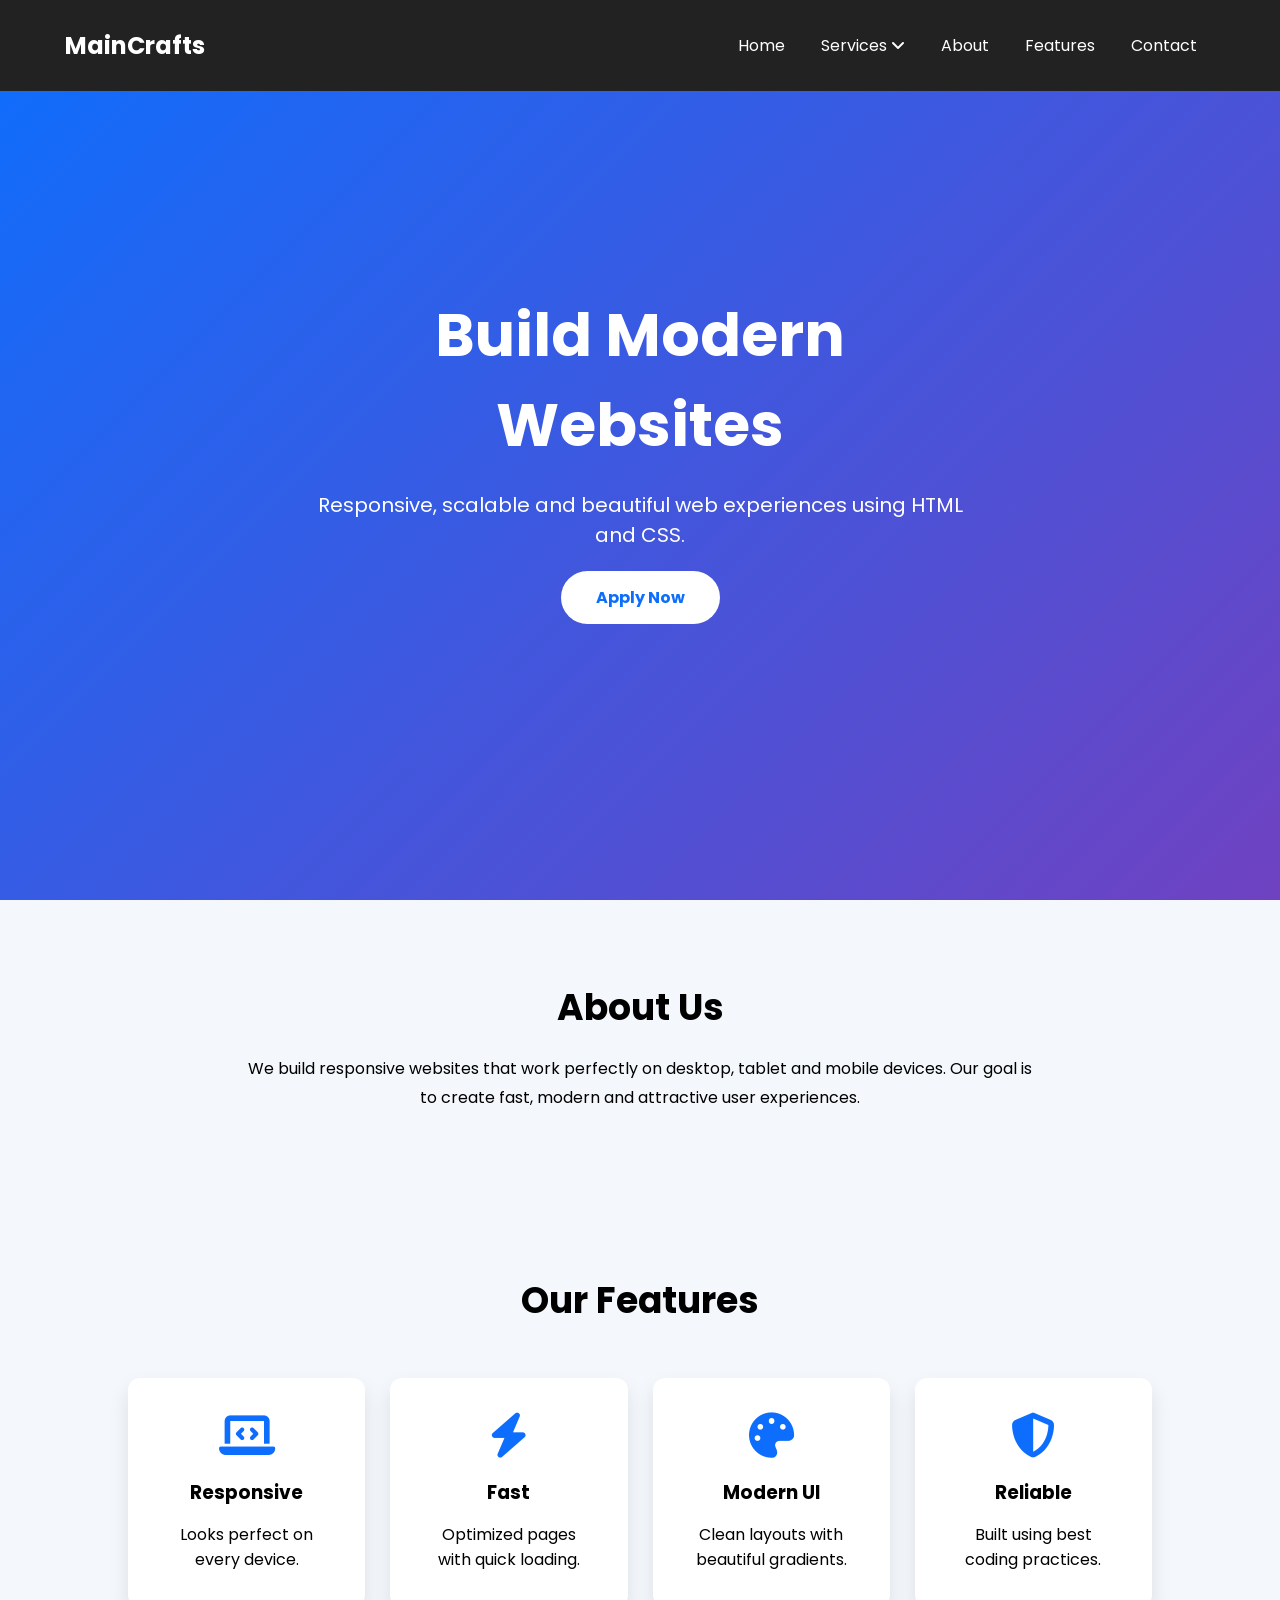
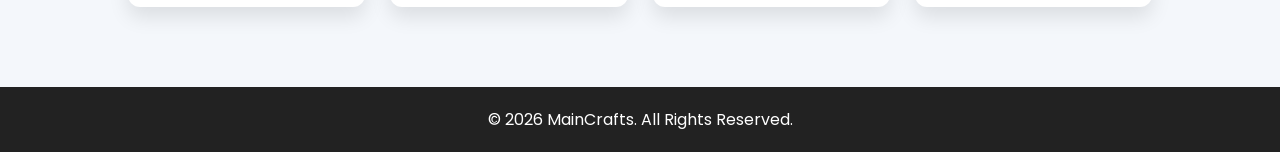
<file: task1/index.html>
<!DOCTYPE html>
<html lang="en">
<head>
    <meta charset="UTF-8">
    <meta name="viewport" content="width=device-width, initial-scale=1.0">
    <title>MainCrafts Landing Page</title>

    <link rel="preconnect" href="https://fonts.googleapis.com">
    <link href="https://fonts.googleapis.com/css2?family=Poppins:wght@300;400;500;600;700&display=swap" rel="stylesheet">

    <link rel="stylesheet" href="https://cdnjs.cloudflare.com/ajax/libs/font-awesome/6.7.2/css/all.min.css">

    <link rel="stylesheet" href="style.css">
</head>
<body>

<header>
    <nav class="navbar">
        <h2 class="logo">MainCrafts</h2>

        <ul class="nav-links">
            <li><a href="#home">Home</a></li>

            <li class="dropdown">
                <a href="#">Services <i class="fa-solid fa-angle-down"></i></a>

                <ul class="dropdown-menu">
                    <li><a href="#">Web Development</a></li>
                    <li><a href="#">UI/UX Design</a></li>
                    <li><a href="#">SEO</a></li>
                </ul>
            </li>

            <li><a href="#about">About</a></li>
            <li><a href="#features">Features</a></li>
            <li><a href="#">Contact</a></li>
        </ul>
    </nav>
</header>

<section class="hero" id="home">
    <div class="hero-content">
        <h1>Build Modern Websites</h1>
        <p>
            Responsive, scalable and beautiful web experiences
            using HTML and CSS.
        </p>

        <a href="#" class="btn">Apply Now</a>
    </div>
</section>

<section id="about" class="about">
    <h2>About Us</h2>

    <p>
        We build responsive websites that work perfectly on desktop,
        tablet and mobile devices. Our goal is to create fast,
        modern and attractive user experiences.
    </p>
</section>

<section id="features" class="features">

    <h2>Our Features</h2>

    <div class="cards">

        <div class="card">
            <i class="fa-solid fa-laptop-code"></i>
            <h3>Responsive</h3>
            <p>Looks perfect on every device.</p>
        </div>

        <div class="card">
            <i class="fa-solid fa-bolt"></i>
            <h3>Fast</h3>
            <p>Optimized pages with quick loading.</p>
        </div>

        <div class="card">
            <i class="fa-solid fa-palette"></i>
            <h3>Modern UI</h3>
            <p>Clean layouts with beautiful gradients.</p>
        </div>

        <div class="card">
            <i class="fa-solid fa-shield-halved"></i>
            <h3>Reliable</h3>
            <p>Built using best coding practices.</p>
        </div>

    </div>

</section>

<footer>
    <p>© 2026 MainCrafts. All Rights Reserved.</p>
</footer>

</body>
</html>
</file>
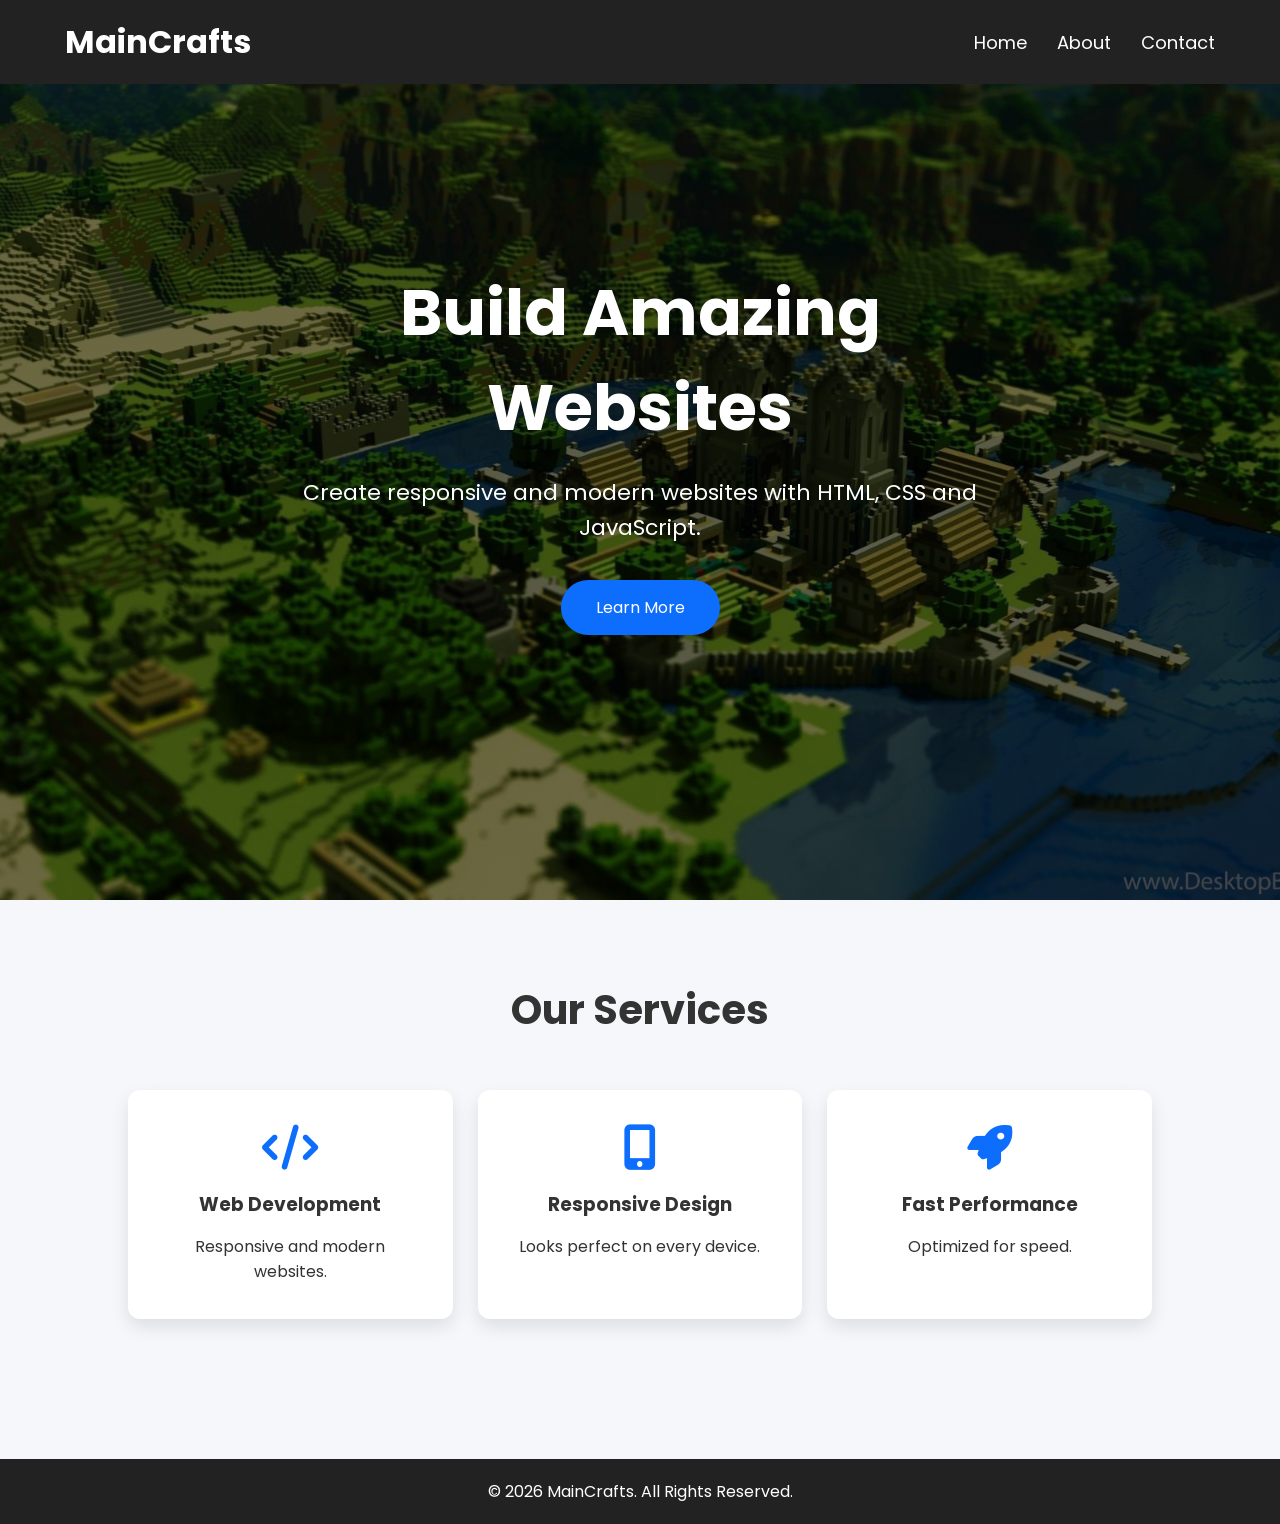
<file: task2/index.html>
<!DOCTYPE html>
<html lang="en">
<head>
    <meta charset="UTF-8">
    <meta name="viewport" content="width=device-width, initial-scale=1.0">
    <title>MainCrafts | Home</title>

    <link rel="stylesheet" href="style.css">

    <link rel="preconnect" href="https://fonts.googleapis.com">

    <link href="https://fonts.googleapis.com/css2?family=Poppins:wght@300;400;500;600;700&display=swap" rel="stylesheet">

    <link rel="stylesheet"
    href="https://cdnjs.cloudflare.com/ajax/libs/font-awesome/6.7.2/css/all.min.css">

</head>

<body>

<header>

<nav class="navbar">

<h2 class="logo">MainCrafts</h2>

<ul class="nav-links">

<li><a href="index.html">Home</a></li>

<li><a href="about.html">About</a></li>

<li><a href="contact.html">Contact</a></li>

</ul>

</nav>

</header>

<section class="hero">

<div class="hero-content">

<h1>Build Amazing Websites</h1>

<p>
Create responsive and modern websites with HTML, CSS and JavaScript.
</p>

<a href="about.html" class="btn">Learn More</a>

</div>

</section>

<section class="features">

<h2>Our Services</h2>

<div class="cards">

<div class="card">

<i class="fa-solid fa-code"></i>

<h3>Web Development</h3>

<p>Responsive and modern websites.</p>

</div>

<div class="card">

<i class="fa-solid fa-mobile-screen-button"></i>

<h3>Responsive Design</h3>

<p>Looks perfect on every device.</p>

</div>

<div class="card">

<i class="fa-solid fa-rocket"></i>

<h3>Fast Performance</h3>

<p>Optimized for speed.</p>

</div>

</div>

</section>

<footer>

<p>© 2026 MainCrafts. All Rights Reserved.</p>

</footer>

</body>
</html>
</file>
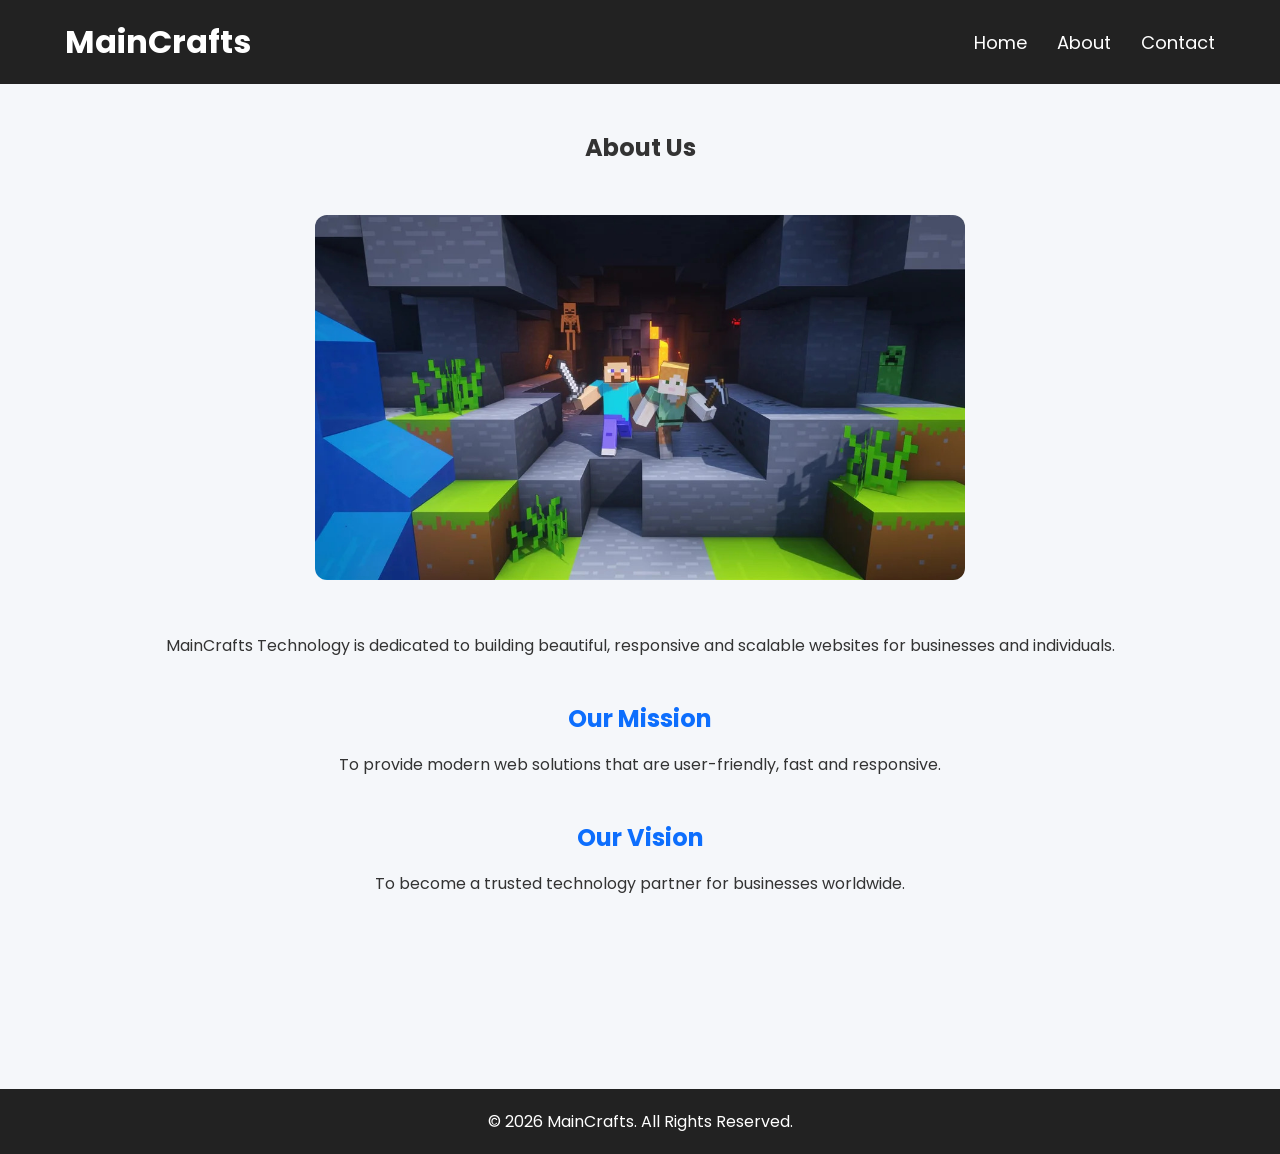
<file: task2/about.html>
<!DOCTYPE html>
<html lang="en">

<head>

<meta charset="UTF-8">

<meta name="viewport" content="width=device-width, initial-scale=1.0">

<title>About</title>

<link rel="stylesheet" href="style.css">

<link rel="preconnect" href="https://fonts.googleapis.com">

<link href="https://fonts.googleapis.com/css2?family=Poppins:wght@300;400;500;600;700&display=swap" rel="stylesheet">

<link rel="stylesheet"
href="https://cdnjs.cloudflare.com/ajax/libs/font-awesome/6.7.2/css/all.min.css">

</head>

<body>

<header>

<nav class="navbar">

<h2 class="logo">MainCrafts</h2>

<ul class="nav-links">

<li><a href="index.html">Home</a></li>

<li><a href="about.html">About</a></li>

<li><a href="contact.html">Contact</a></li>

</ul>

</nav>

</header>

<section class="about-page">

<div class="container">

<h1>About Us</h1>

<img src="images/about.jpg" alt="About Image">

<p>

MainCrafts Technology is dedicated to building beautiful,
responsive and scalable websites for businesses and individuals.

</p>

<h2>Our Mission</h2>

<p>

To provide modern web solutions that are user-friendly,
fast and responsive.

</p>

<h2>Our Vision</h2>

<p>

To become a trusted technology partner for businesses worldwide.

</p>

</div>

</section>

<footer>

<p>© 2026 MainCrafts. All Rights Reserved.</p>

</footer>

</body>

</html>
</file>
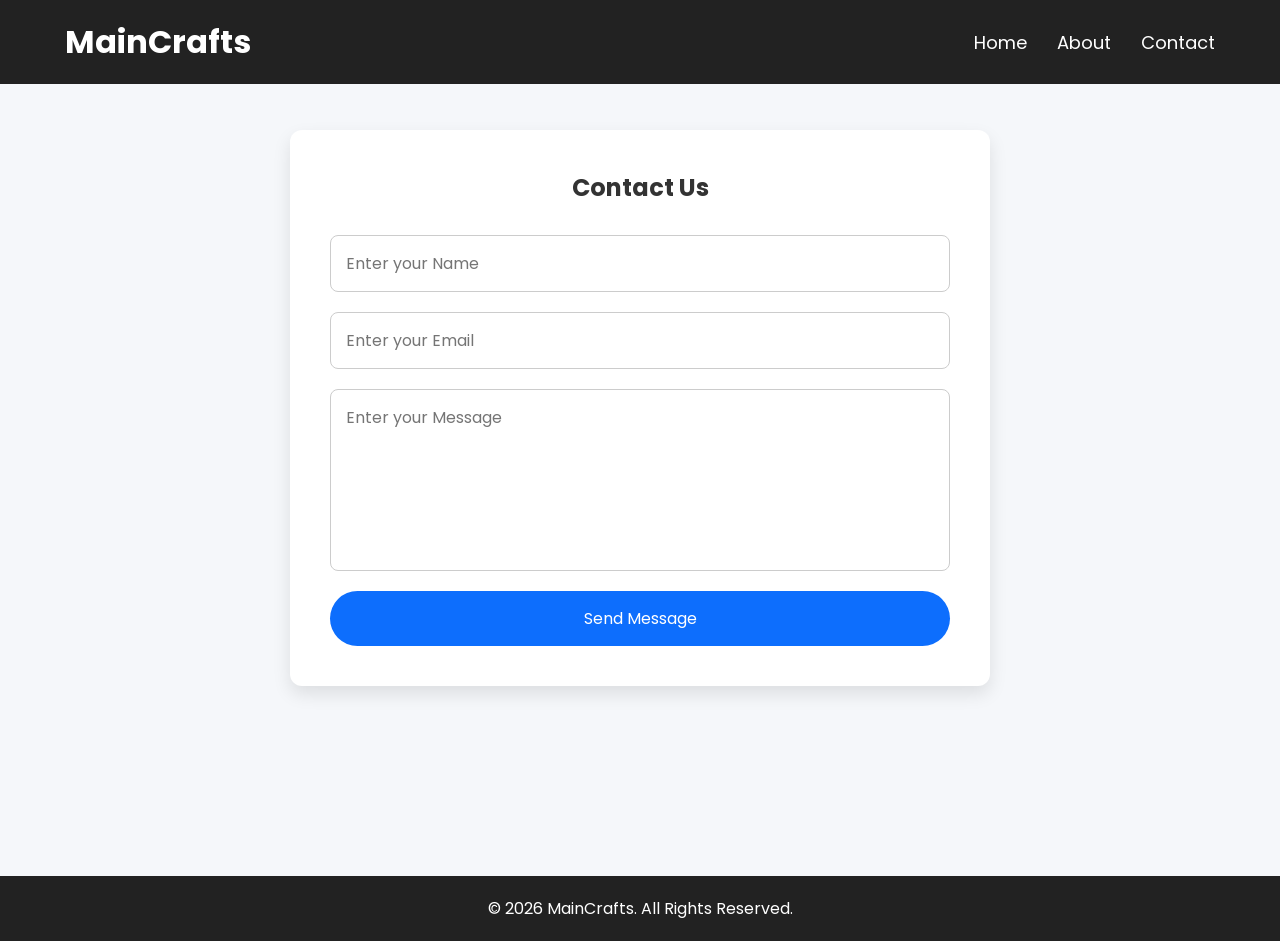
<file: task2/contact.html>
<!DOCTYPE html>
<html lang="en">

<head>

<meta charset="UTF-8">

<meta name="viewport" content="width=device-width, initial-scale=1.0">

<title>Contact</title>

<link rel="stylesheet" href="style.css">

<link rel="preconnect" href="https://fonts.googleapis.com">

<link href="https://fonts.googleapis.com/css2?family=Poppins:wght@300;400;500;600;700&display=swap" rel="stylesheet">

<link rel="stylesheet"
href="https://cdnjs.cloudflare.com/ajax/libs/font-awesome/6.7.2/css/all.min.css">

</head>

<body>

<header>

<nav class="navbar">

<h2 class="logo">MainCrafts</h2>

<ul class="nav-links">

<li><a href="index.html">Home</a></li>

<li><a href="about.html">About</a></li>

<li><a href="contact.html">Contact</a></li>

</ul>

</nav>

</header>

<section class="contact-page">

<div class="contact-container">

<h1>Contact Us</h1>

<form onsubmit="return validateForm()">

<input
type="text"
id="name"
placeholder="Enter your Name">

<input
type="email"
id="email"
placeholder="Enter your Email">

<textarea
id="message"
rows="6"
placeholder="Enter your Message"></textarea>

<button type="submit" class="btn">

Send Message

</button>

</form>

</div>

</section>

<footer>

<p>© 2026 MainCrafts. All Rights Reserved.</p>

</footer>

<script src="script.js"></script>

</body>

</html>
</file>
<file: task1/style.css>
*{
    margin:0;
    padding:0;
    box-sizing:border-box;
    font-family:'Poppins',sans-serif;
}

html{
    scroll-behavior:smooth;
}

body{
    background:#f4f7fb;
}

/* Navbar */

header{
    position:fixed;
    width:100%;
    top:0;
    left:0;
    background:#222;
    z-index:1000;
}

.navbar{
    max-width:1200px;
    margin:auto;
    display:flex;
    justify-content:space-between;
    align-items:center;
    padding:18px 25px;
}

.logo{
    color:white;
}

.nav-links{
    list-style:none;
    display:flex;
    align-items:center;
}

.nav-links li{
    position:relative;
}

.nav-links a{
    color:white;
    text-decoration:none;
    padding:15px 18px;
    display:block;
    transition:.3s;
}

.nav-links a:hover{
    background:#0d6efd;
}

/* Dropdown */

.dropdown-menu{
    position:absolute;
    top:100%;
    left:0;
    background:white;
    width:180px;
    display:none;
    box-shadow:0 5px 15px rgba(0,0,0,.2);
}

.dropdown-menu li{
    list-style:none;
}

.dropdown-menu a{
    color:#333;
}

.dropdown-menu a:hover{
    background:#0d6efd;
    color:white;
}

.dropdown:hover .dropdown-menu{
    display:block;
}

/* Hero */

.hero{
    height:100vh;
    display:flex;
    justify-content:center;
    align-items:center;
    text-align:center;
    color:white;

    background:linear-gradient(135deg,#0d6efd,#6f42c1);
}

.hero-content{
    max-width:700px;
    padding:20px;
}

.hero h1{
    font-size:60px;
    margin-bottom:20px;
}

.hero p{
    font-size:20px;
    margin-bottom:35px;
}

.btn{
    background:white;
    color:#0d6efd;
    text-decoration:none;
    padding:15px 35px;
    border-radius:40px;
    font-weight:bold;
    transition:.3s;
}

.btn:hover{
    background:#222;
    color:white;
}

/* About */

.about{
    padding:80px 10%;
    text-align:center;
}

.about h2{
    margin-bottom:20px;
    font-size:36px;
}

.about p{
    max-width:800px;
    margin:auto;
    line-height:1.8;
}

/* Features */

.features{
    padding:80px 10%;
    text-align:center;
}

.features h2{
    margin-bottom:50px;
    font-size:36px;
}

.cards{
    display:grid;
    grid-template-columns:repeat(4,1fr);
    gap:25px;
}

.card{
    background:white;
    padding:35px;
    border-radius:12px;
    box-shadow:0 10px 20px rgba(0,0,0,.1);
    transition:.3s;
}

.card:hover{
    transform:translateY(-10px);
}

.card i{
    font-size:45px;
    color:#0d6efd;
    margin-bottom:20px;
}

.card h3{
    margin-bottom:15px;
}

/* Footer */

footer{
    background:#222;
    color:white;
    text-align:center;
    padding:20px;
}

/* Responsive */

@media(max-width:992px){

.cards{
    grid-template-columns:repeat(2,1fr);
}

.hero h1{
    font-size:45px;
}

}

@media(max-width:768px){

.navbar{
    flex-direction:column;
}

.nav-links{
    flex-direction:column;
    width:100%;
}

.nav-links li{
    width:100%;
    text-align:center;
}

.dropdown-menu{
    position:static;
    width:100%;
}

.cards{
    grid-template-columns:1fr;
}

.hero h1{
    font-size:36px;
}

.hero p{
    font-size:18px;
}

}
</file>
<file: task2/style.css>
/* ===========================
   Global Styles
=========================== */

* {
    margin: 0;
    padding: 0;
    box-sizing: border-box;
    font-family: "Poppins", sans-serif;
}

body {
    background: #f5f7fa;
    color: #333;
}

/* ===========================
   Navbar
=========================== */

header {
    position: fixed;
    top: 0;
    left: 0;
    width: 100%;
    background: #222;
    z-index: 1000;
}

.navbar {
    max-width: 1200px;
    margin: auto;
    padding: 18px 25px;

    display: flex;
    justify-content: space-between;
    align-items: center;
}

.logo {
    color: white;
    font-size: 32px;
    font-weight: 700;
}

.nav-links {
    list-style: none;
    display: flex;
}

.nav-links li {
    margin-left: 30px;
}

.nav-links a {
    text-decoration: none;
    color: white;
    font-size: 18px;
    transition: 0.3s;
}

.nav-links a:hover {
    color: #0d6efd;
}

/* ===========================
   Hero Section
=========================== */

.hero {
    height: 100vh;

    display: flex;
    justify-content: center;
    align-items: center;
    text-align: center;

    color: white;

    background:
        linear-gradient(rgba(0,0,0,.55), rgba(0,0,0,.55)),
        url("images/hero.jpg");

    background-size: cover;
    background-position: center;
    background-repeat: no-repeat;
}

.hero-content {
    max-width: 750px;
    padding: 20px;
}

.hero h1 {
    font-size: 64px;
    margin-bottom: 20px;
}

.hero p {
    font-size: 22px;
    margin-bottom: 35px;
    line-height: 1.6;
}

/* ===========================
   Button
=========================== */

.btn {
    display: inline-block;
    text-decoration: none;

    background: #0d6efd;
    color: white;

    padding: 15px 35px;
    border-radius: 40px;

    transition: 0.3s;
}

.btn:hover {
    background: #084298;
}

/* ===========================
   Features
=========================== */

.features {
    padding: 80px 10%;
    text-align: center;
}

.features h2 {
    font-size: 40px;
    margin-bottom: 50px;
}

.cards {
    display: grid;
    grid-template-columns: repeat(auto-fit, minmax(250px,1fr));
    gap: 25px;
}

.card {
    background: white;
    padding: 35px;
    border-radius: 12px;
    box-shadow: 0 8px 18px rgba(0,0,0,.1);

    transition: 0.3s;
}

.card:hover {
    transform: translateY(-10px);
}

.card i {
    font-size: 45px;
    color: #0d6efd;
    margin-bottom: 20px;
}

.card h3 {
    margin-bottom: 15px;
}

/* ===========================
   About Page
=========================== */

.about-page {
    padding: 130px 10%;
}

.container {
    max-width: 1000px;
    margin: auto;
    text-align: center;
}

.container img {
    width: 100%;
    max-width: 650px;

    border-radius: 12px;

    margin: 30px 0;
}

.container h1 {
    margin-bottom: 20px;
}

.container h2 {
    margin-top: 40px;
    color: #0d6efd;
}

.container p {
    margin-top: 15px;
    line-height: 1.8;
}

/* ===========================
   Contact Page
=========================== */

.contact-page {
    padding: 130px 10%;
}

.contact-container {
    max-width: 700px;
    margin: auto;

    background: white;
    padding: 40px;

    border-radius: 12px;
    box-shadow: 0 8px 18px rgba(0,0,0,.1);
}

.contact-container h1 {
    text-align: center;
    margin-bottom: 30px;
}

form {
    display: flex;
    flex-direction: column;
}

input,
textarea {
    padding: 15px;
    margin-bottom: 20px;

    border: 1px solid #ccc;
    border-radius: 8px;

    font-size: 16px;
}

textarea {
    resize: none;
}

button {
    border: none;
    cursor: pointer;
    font-size: 16px;
}

/* ===========================
   Footer
=========================== */

footer {
    background: #222;
    color: white;

    text-align: center;

    padding: 20px;
    margin-top: 60px;
}

/* ===========================
   Responsive
=========================== */

@media (max-width: 768px) {

    .navbar {
        flex-direction: column;
    }

    .nav-links {
        flex-direction: column;
        margin-top: 15px;
        text-align: center;
    }

    .nav-links li {
        margin: 10px 0;
    }

    .hero h1 {
        font-size: 42px;
    }

    .hero p {
        font-size: 18px;
    }

    .features {
        padding: 70px 5%;
    }

    .about-page,
    .contact-page {
        padding: 120px 5%;
    }
}
</file>
